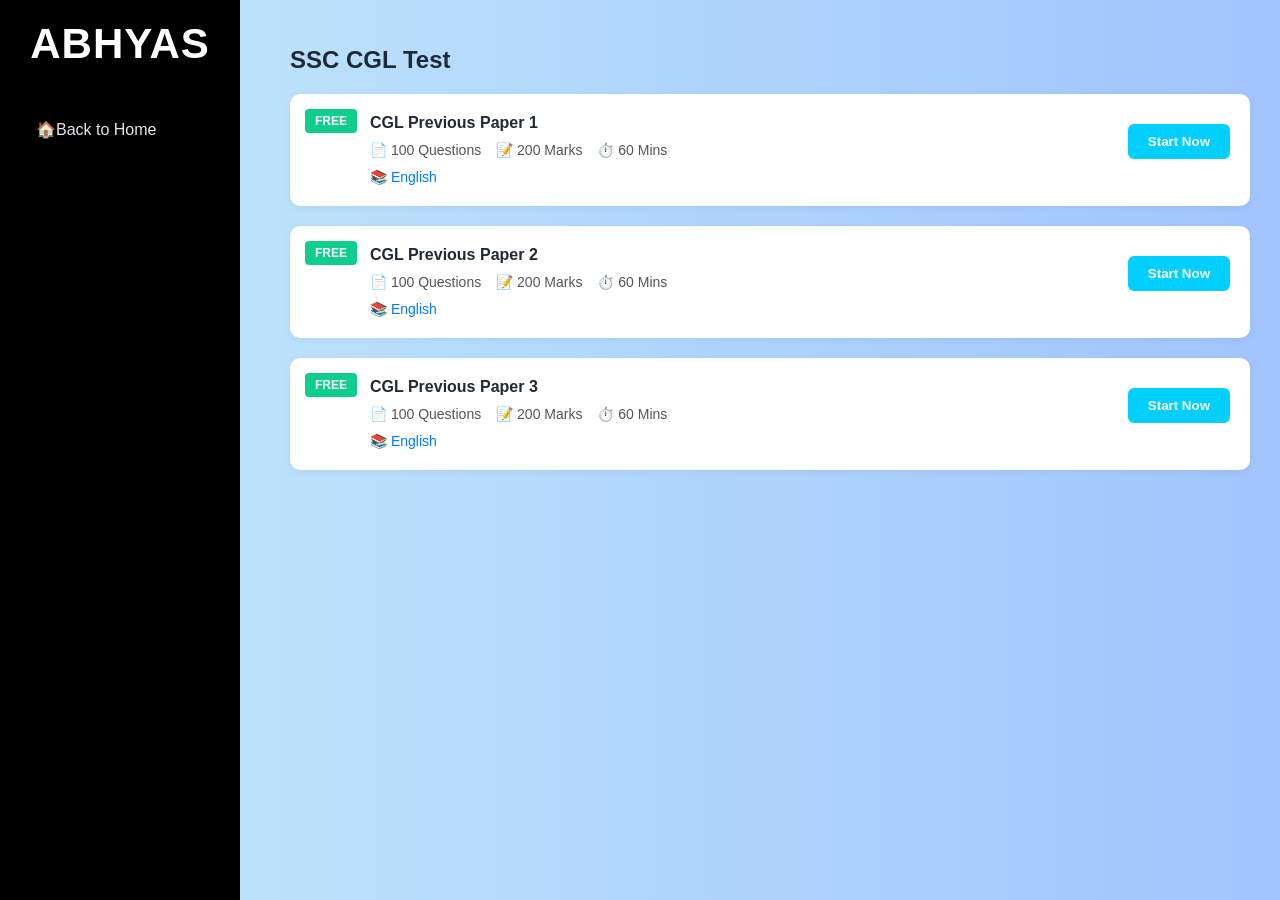
<file: cgl.html>
<!DOCTYPE html>
<html lang="en">
<head>
  <meta charset="UTF-8" />
  <meta name="viewport" content="width=device-width, initial-scale=1.0" />
  <title>SSC CGL Free Test</title>
  <link rel="stylesheet" href="cgl.css" />
</head>
<body>

  <div class="app">
    <!-- Sidebar -->
    <aside class="sidebar">
      <div class="logo">ABHYAS</div>
      <nav>
        <a href="home.html">🏠Back to Home</a>

      </nav>
    </aside>

    <!-- Main Content -->
    <main class="main-content">
      <h1>SSC CGL Test</h1>

      <div class="test-card">
        <span class="badge">FREE</span>
        <div class="test-info">
          <h2>CGL Previous Paper 1</h2>
          <div class="meta">
            <span>📄 100 Questions</span>
            <span>📝 200 Marks</span>
            <span>⏱️ 60 Mins</span>
          </div>
          <a class="languages">📚 English</a>
        </div>
        <a href="testcgl1.html">
        <button class="start-btn">Start Now</button>
      </a>
      </div>
      <div class="test-card">
        <span class="badge">FREE</span>
        <div class="test-info">
          <h2>CGL Previous Paper 2</h2>
          <div class="meta">
            <span>📄 100 Questions</span>
            <span>📝 200 Marks</span>
            <span>⏱️ 60 Mins</span>
          </div>
          <a class="languages">📚 English</a>
        </div>
        <a href="testcgl2.html">
          <button class="start-btn">Start Now</button>
        </a>
      </div>
      <div class="test-card">
        <span class="badge">FREE</span>
        <div class="test-info">
          <h2>CGL Previous Paper 3</h2>
          <div class="meta">
            <span>📄 100 Questions</span>
            <span>📝 200 Marks</span>
            <span>⏱️ 60 Mins</span>
          </div>
          <a class="languages">📚 English</a>
        </div>
        <a href="testcgl3.html">
          <button class="start-btn">Start Now</button>
        </a>
      </div>
    </main>
  </div>

</body>
</html>
</file>
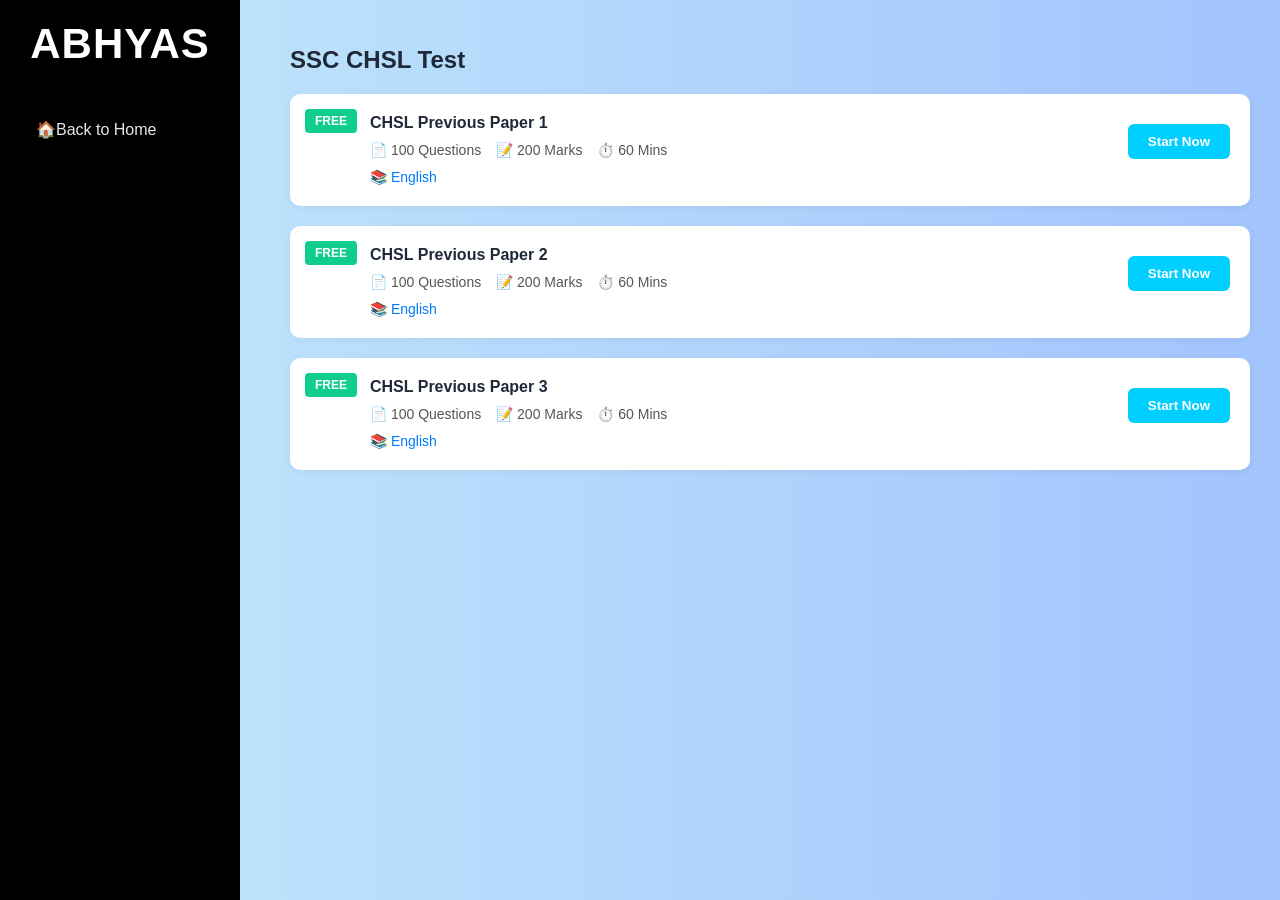
<file: chsl.html>
<!DOCTYPE html>
<html lang="en">
<head>
  <meta charset="UTF-8" />
  <meta name="viewport" content="width=device-width, initial-scale=1.0" />
  <title>SSC CHSL Free Test</title>
  <link rel="stylesheet" href="cgl.css" />
</head>
<body>

  <div class="app">
    <!-- Sidebar -->
    <aside class="sidebar">
      <div class="logo">ABHYAS</div>
      <nav>
        <a href="home.html">🏠Back to Home</a>
      </nav>
    </aside>

    <!-- Main Content -->
    <main class="main-content">
      <h1>SSC CHSL Test</h1>

      <div class="test-card">
        <span class="badge">FREE</span>
        <div class="test-info">
          <h2>CHSL Previous Paper 1</h2>
          <div class="meta">
            <span>📄 100 Questions</span>
            <span>📝 200 Marks</span>
            <span>⏱️ 60 Mins</span>
          </div>
          <a  class="languages">📚 English</a>
        </div>
        <a href="testchsl1.html">
        <button class="start-btn">Start Now</button>
      </a>
      </div>
      <div class="test-card">
        <span class="badge">FREE</span>
        <div class="test-info">
          <h2>CHSL Previous Paper 2</h2>
          <div class="meta">
            <span>📄 100 Questions</span>
            <span>📝 200 Marks</span>
            <span>⏱️ 60 Mins</span>
          </div>
          <a class="languages">📚 English</a>
        </div>
        <a href="testchsl2.html">
        <button class="start-btn">Start Now</button>
      </a>
      </div>
      <div class="test-card">
        <span class="badge">FREE</span>
        <div class="test-info">
          <h2>CHSL Previous Paper 3</h2>
          <div class="meta">
            <span>📄 100 Questions</span>
            <span>📝 200 Marks</span>
            <span>⏱️ 60 Mins</span>
          </div>
          <a class="languages">📚 English</a>
        </div>
        <a href="testchsl3.html">
        <button class="start-btn">Start Now</button>
      </a>
      </div>
    </main>
  </div>

</body>
</html>
</file>
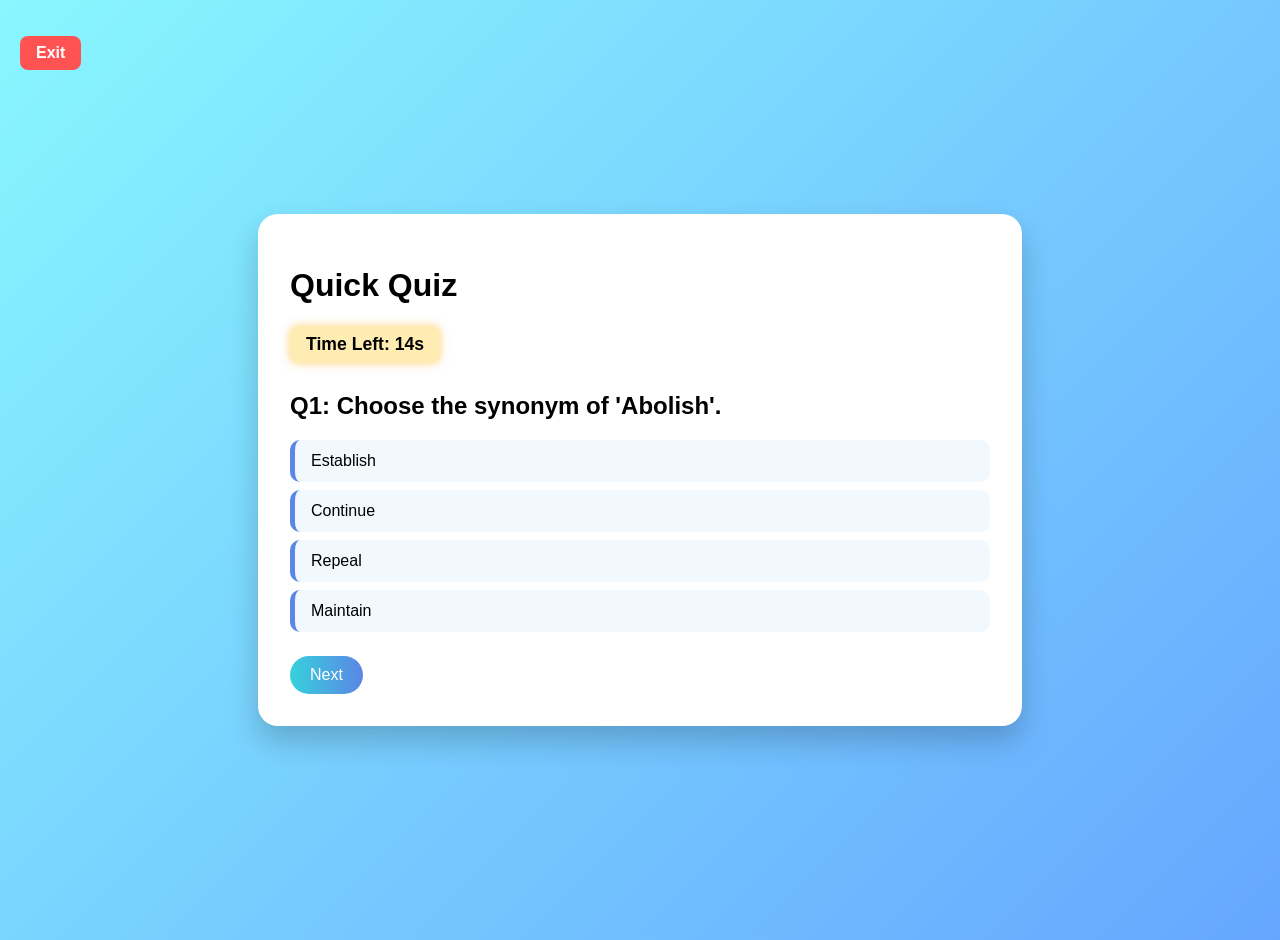
<file: engq1.html>
<!DOCTYPE html>
<html lang="en">
<head>
  <meta charset="UTF-8" />
  <meta name="viewport" content="width=device-width, initial-scale=1.0"/>
  <title>Quiz</title>
  <link rel="stylesheet" href="mathsq1.css"/>
</head>
<body>
  <div class="quiz-container">
    <h1>Quick Quiz</h1>
    <div id="questionBox">
      <div id="timer">Time Left: 15s</div>
      <h2 id="question">Question text</h2>
      <div id="options"></div>
      <button id="nextBtn">Next</button>
    </div>
    <div id="resultBox" class="hidden">
      <h2>Quiz Result</h2>
      <p id="score">Score:</p>
      <p id="avgTime">Average Time Taken:</p>
      <div id="solutions"></div>
    </div>
  </div>
  <div class="exit-wrapper">
    <button id="exitBtn">Exit</button>
  </div>
  
  <!-- Exit confirmation popup -->
  <div id="exitPopup" class="exit-popup hidden">
    <div class="popup-box">
      <p>Do you want to exit the quiz?</p>
      <div class="popup-actions">
        <button id="yesExit">Yes</button>
        <button id="noExit">No</button>
      </div>
    </div>
  </div>
  
  <script src="engq1.js"></script>
</body>
</html>
</file>
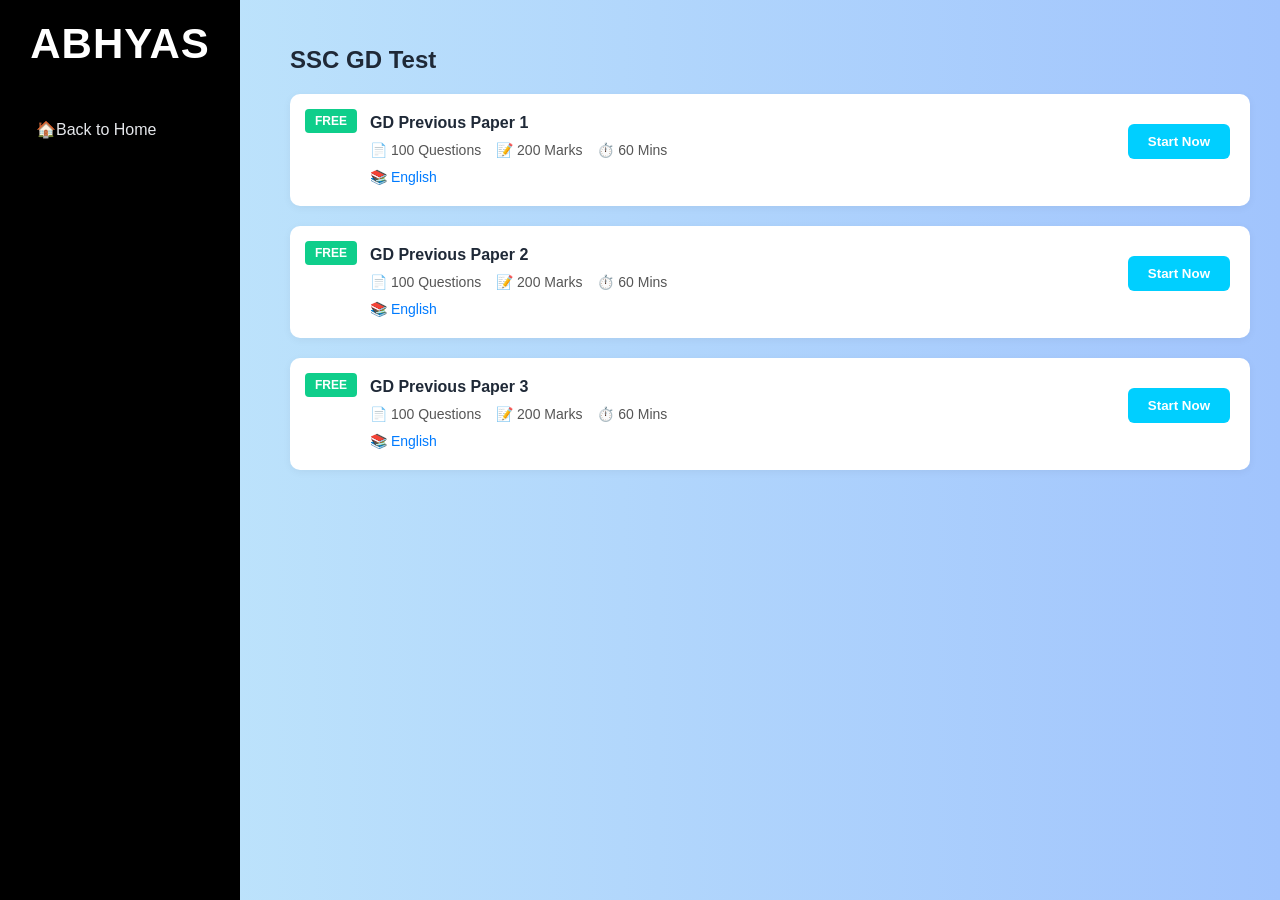
<file: gd.html>
<!DOCTYPE html>
<html lang="en">
<head>
  <meta charset="UTF-8" />
  <meta name="viewport" content="width=device-width, initial-scale=1.0" />
  <title>SSC GD Free Test</title>
  <link rel="stylesheet" href="cgl.css" />
</head>
<body>

  <div class="app">
    <!-- Sidebar -->
    <aside class="sidebar">
      <div class="logo">ABHYAS</div>
      <nav>
        <a href="home.html">🏠Back to Home</a>
      </nav>
    </aside>

    <!-- Main Content -->
    <main class="main-content">
      <h1>SSC GD Test</h1>

      <div class="test-card">
        <span class="badge">FREE</span>
        <div class="test-info">
          <h2>GD Previous Paper 1</h2>
          <div class="meta">
            <span>📄 100 Questions</span>
            <span>📝 200 Marks</span>
            <span>⏱️ 60 Mins</span>
          </div>
          <a class="languages">📚 English</a>
        </div>
        <a href="testgd1.html">
        <button class="start-btn">Start Now</button>
      </a>
      </div>
      <div class="test-card">
        <span class="badge">FREE</span>
        <div class="test-info">
          <h2>GD Previous Paper 2</h2>
          <div class="meta">
            <span>📄 100 Questions</span>
            <span>📝 200 Marks</span>
            <span>⏱️ 60 Mins</span>
          </div>
          <a class="languages">📚 English</a>
        </div>
        <a href="testgd2.html">
        <button class="start-btn">Start Now</button>
      </a>
      </div>
      <div class="test-card">
        <span class="badge">FREE</span>
        <div class="test-info">
          <h2>GD Previous Paper 3</h2>
          <div class="meta">
            <span>📄 100 Questions</span>
            <span>📝 200 Marks</span>
            <span>⏱️ 60 Mins</span>
          </div>
          <a class="languages">📚 English</a>
        </div>
        <a href="testgd3.html">
        <button class="start-btn">Start Now</button>
      </a>
      </div>
    </main>
  </div>
</body>
</html>
</file>
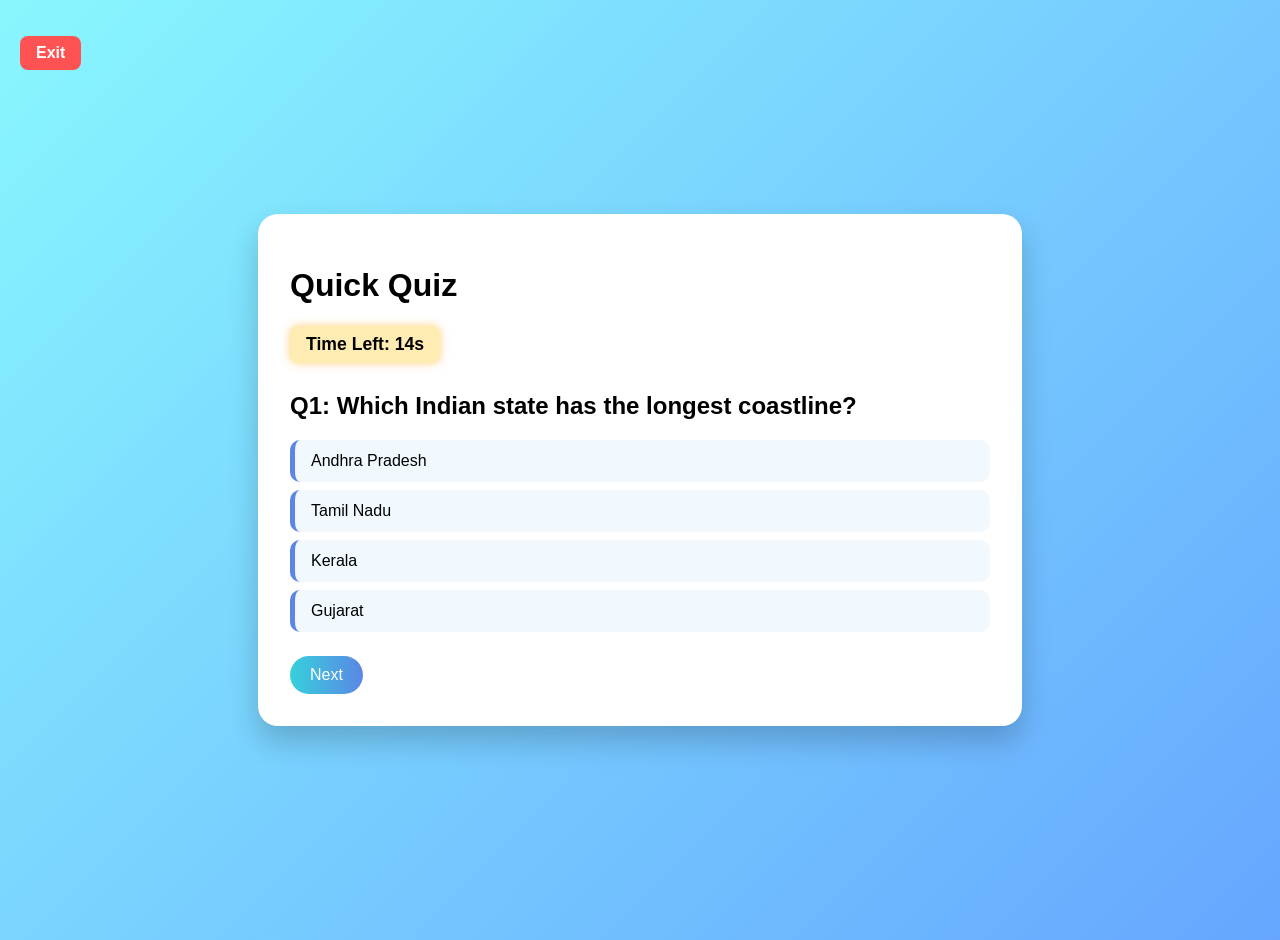
<file: gkq1.html>
<!DOCTYPE html>
<html lang="en">
<head>
  <meta charset="UTF-8" />
  <meta name="viewport" content="width=device-width, initial-scale=1.0"/>
  <title>Quiz</title>
  <link rel="stylesheet" href="mathsq1.css"/>
</head>
<body>
  <div class="quiz-container">
    <h1>Quick Quiz</h1>
    <div id="questionBox">
      <div id="timer">Time Left: 15s</div>
      <h2 id="question">Question text</h2>
      <div id="options"></div>
      <button id="nextBtn">Next</button>
    </div>
    <div id="resultBox" class="hidden">
      <h2>Quiz Result</h2>
      <p id="score">Score:</p>
      <p id="avgTime">Average Time Taken:</p>
      <div id="solutions"></div>
    </div>
  </div>
  <div class="exit-wrapper">
    <button id="exitBtn">Exit</button>
  </div>
  
  <!-- Exit confirmation popup -->
  <div id="exitPopup" class="exit-popup hidden">
    <div class="popup-box">
      <p>Do you want to exit the quiz?</p>
      <div class="popup-actions">
        <button id="yesExit">Yes</button>
        <button id="noExit">No</button>
      </div>
    </div>
  </div>
  
  <script src="gkq1.js"></script>
</body>
</html>
</file>
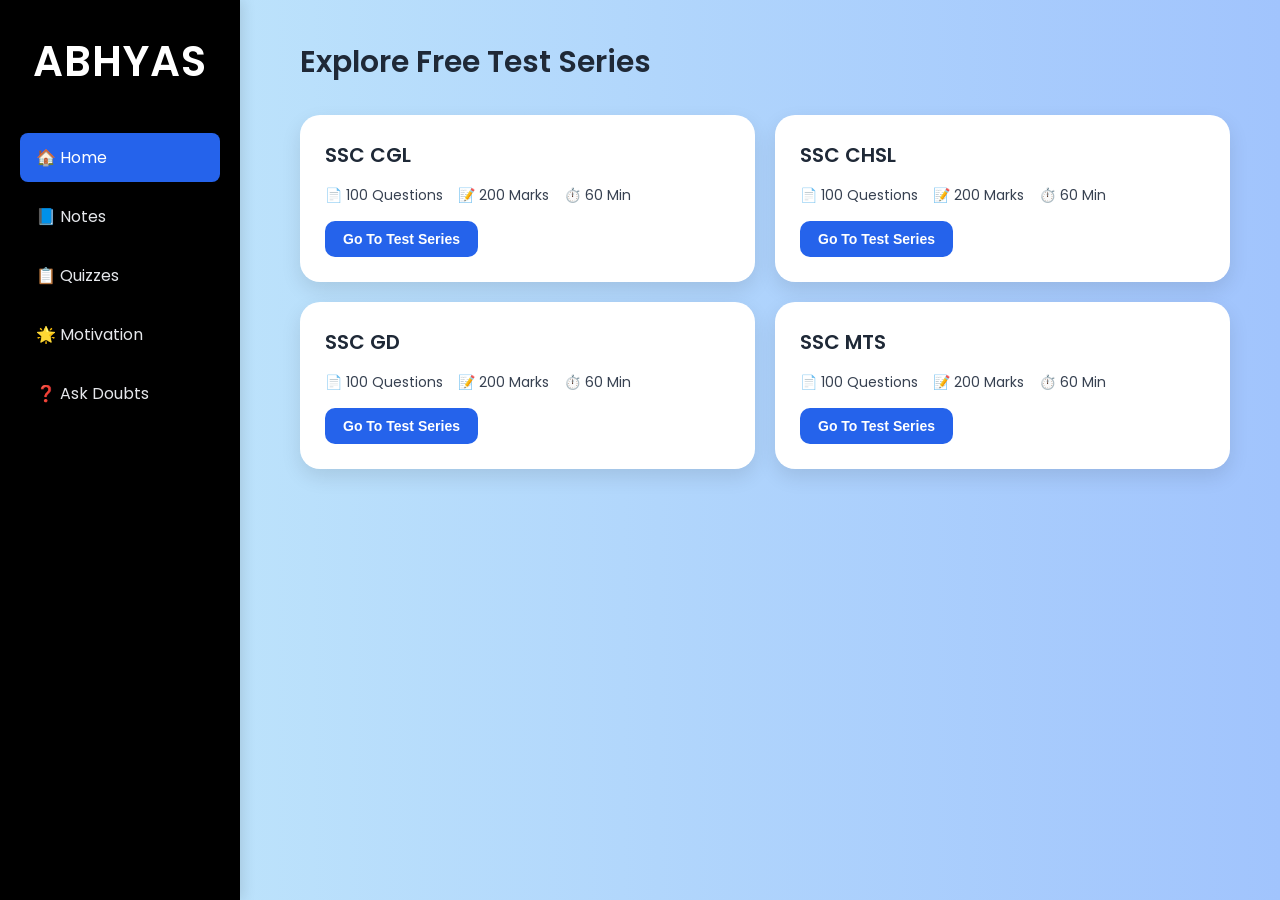
<file: home.html>
<!DOCTYPE html>
<html lang="en">
<head>
  <meta charset="UTF-8" />
  <meta name="viewport" content="width=device-width, initial-scale=1.0" />
  <title>Test Series Platform</title>
  <link rel="stylesheet" href="home.css" />
  <link href="https://fonts.googleapis.com/css2?family=Poppins:wght@400;600&display=swap" rel="stylesheet">
</head>
<body>
  <div class="app">
    <!-- Sidebar -->
    <aside class="sidebar">
      <div class="logo">ABHYAS</div>
      <nav>
        <a href="#" class="active">🏠 Home</a>
        <a href="notes.html">📘 Notes</a>
        <a href="quiz.html">📋 Quizzes</a>
        <a href="motivation.html">🌟 Motivation</a>
        <a href="doubt.html">❓ Ask Doubts</a>
      </nav>
    </aside>

    <!-- Main Content -->
    <main class="main-content">
      <h1>Explore Free Test Series</h1>

      <div class="test-container">
        <!-- Card 1 -->
       <div class="test-card">
          <div class="test-info">
            <h2>SSC CGL</h2>
            <div class="meta">
              <span>📄 100 Questions</span>
              <span>📝 200 Marks</span>
              <span>⏱️ 60 Min</span>
            </div>
            <a href="cgl.html" >
            <button class="start-btn">Go To Test Series</button>
          </a>
          </div>
       
      </div>

        <!-- Card 2 -->
        <div class="test-card">
          <div class="test-info">
            <h2>SSC CHSL</h2>
            <div class="meta">
              <span>📄 100 Questions</span>
              <span>📝 200 Marks</span>
              <span>⏱️ 60 Min</span>
            </div>
            <a href="chsl.html">
            <button class="start-btn">Go To Test Series</button>
          </a>
          </div>
        </div>

        <!-- Card 3 -->
        <div class="test-card">
          <div class="test-info">
            <h2>SSC GD</h2>
            <div class="meta">
              <span>📄 100 Questions</span>
              <span>📝 200 Marks</span>
              <span>⏱️ 60 Min</span>
            </div>
            <a href="gd.html">
            <button class="start-btn">Go To Test Series</button>
          </a>
          </div>
        </div>

        <!-- Card 4 -->
        <div class="test-card">
          <div class="test-info">
            <h2>SSC MTS</h2>
            <div class="meta">
              <span>📄 100 Questions</span>
              <span>📝 200 Marks</span>
              <span>⏱️ 60 Min</span>
            </div>
            <a href="mts.html">
            <button class="start-btn">Go To Test Series</button>
          </a>
          </div>
        </div>
      </div>
    </main>
  </div>
</body>
</html>
</file>
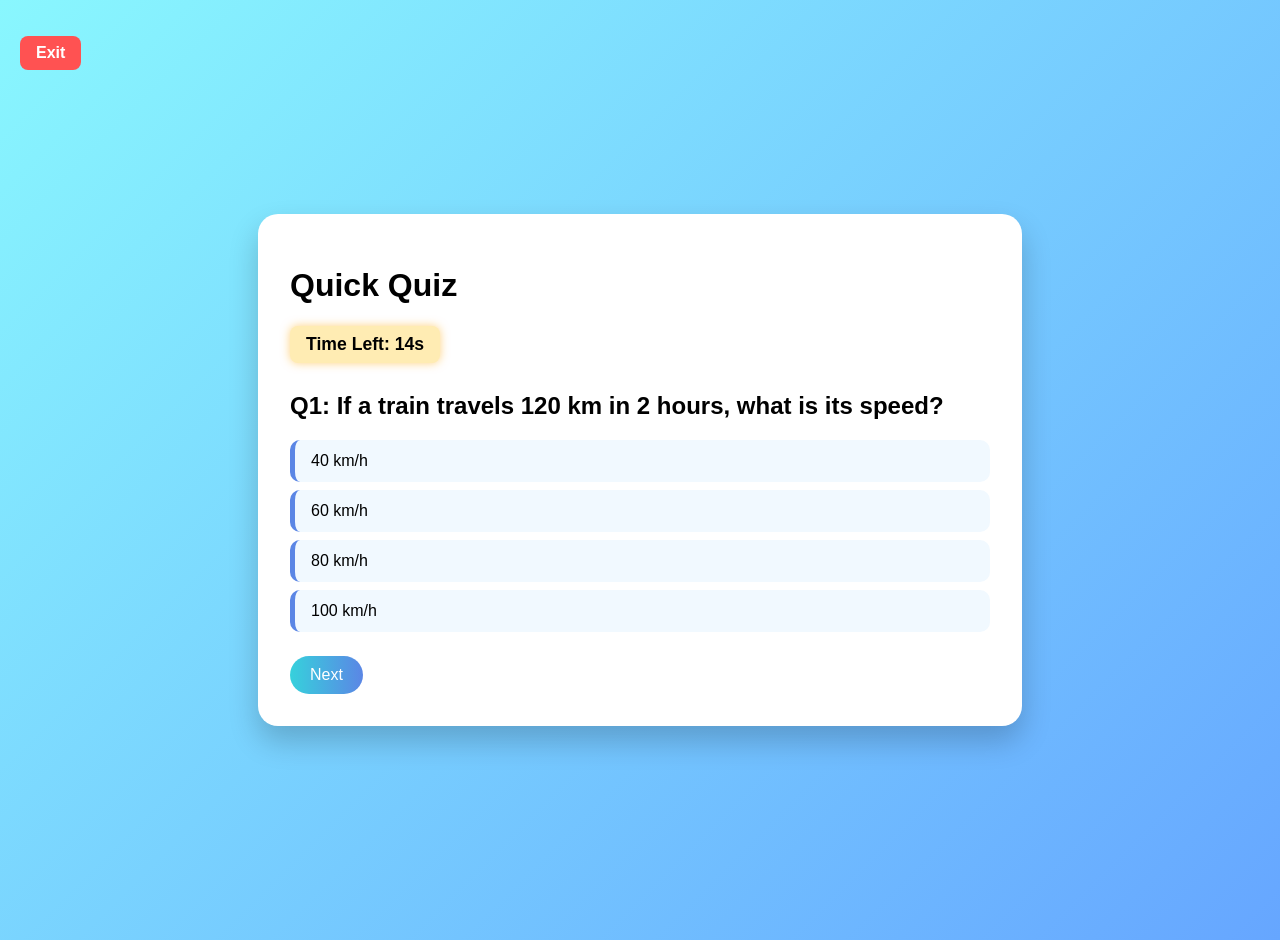
<file: mathsq1.html>
<!DOCTYPE html>
<html lang="en">
<head>
  <meta charset="UTF-8" />
  <meta name="viewport" content="width=device-width, initial-scale=1.0"/>
  <title>Quiz</title>
  <link rel="stylesheet" href="mathsq1.css"/>
</head>
<body>
  <div class="quiz-container">
    <h1>Quick Quiz</h1>
    <div id="questionBox">
      <div id="timer">Time Left: 15s</div>
      <h2 id="question">Question text</h2>
      <div id="options"></div>
      <button id="nextBtn">Next</button>
    </div>
    <div id="resultBox" class="hidden">
      <h2>Quiz Result</h2>
      <p id="score">Score:</p>
      <p id="avgTime">Average Time Taken:</p>
      <div id="solutions"></div>
    </div>
  </div>
  <div class="exit-wrapper">
    <button id="exitBtn">Exit</button>
  </div>
  
  <!-- Exit confirmation popup -->
  <div id="exitPopup" class="exit-popup hidden">
    <div class="popup-box">
      <p>Do you want to exit the quiz?</p>
      <div class="popup-actions">
        <button id="yesExit">Yes</button>
        <button id="noExit">No</button>
      </div>
    </div>
  </div>
  
  <script src="mathsq1.js"></script>
</body>
</html>
</file>
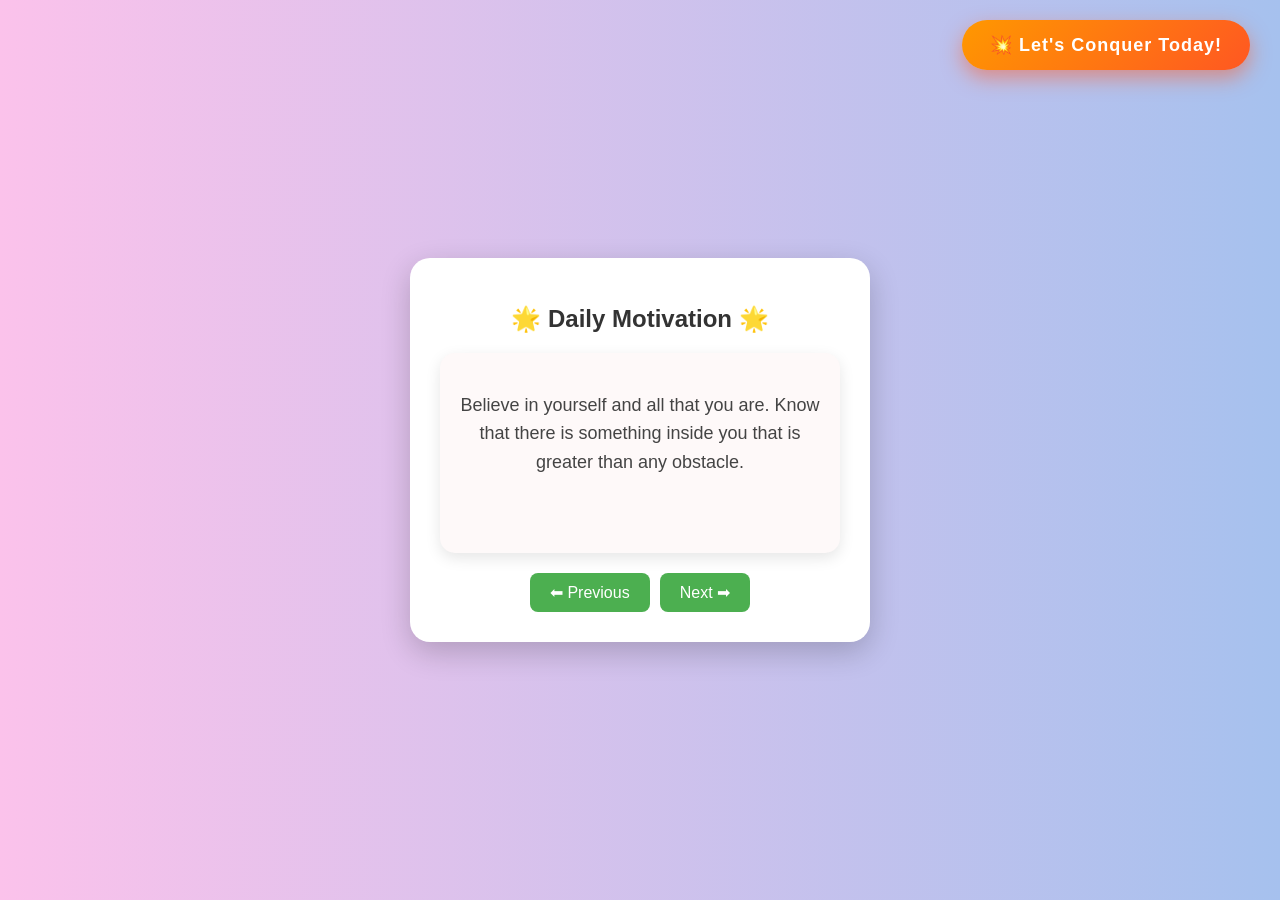
<file: motivation.html>
<!DOCTYPE html>
<html lang="en">
<head>
  <meta charset="UTF-8" />
  <meta name="viewport" content="width=device-width, initial-scale=1.0"/>
  <title>Daily Motivation</title>
  <link rel="stylesheet" href="motivation.css" />
</head>
<body>
  <div class="container">
    <h1>🌟 Daily Motivation 🌟</h1>
    <div class="quote-box">
      <p id="motivation-text">Loading...</p>
    </div>
    <div class="buttons">
      <button onclick="prevSpeech()">⬅ Previous</button>
      <button onclick="nextSpeech()">Next ➡</button>
    </div>
  </div>

  <div class="home-button">
    <button onclick="goHome()" class="motivated-btn">💥 Let's Conquer Today!</button>
  </div>

  <script src="motivation.js"></script>
</body>
</html>
</file>
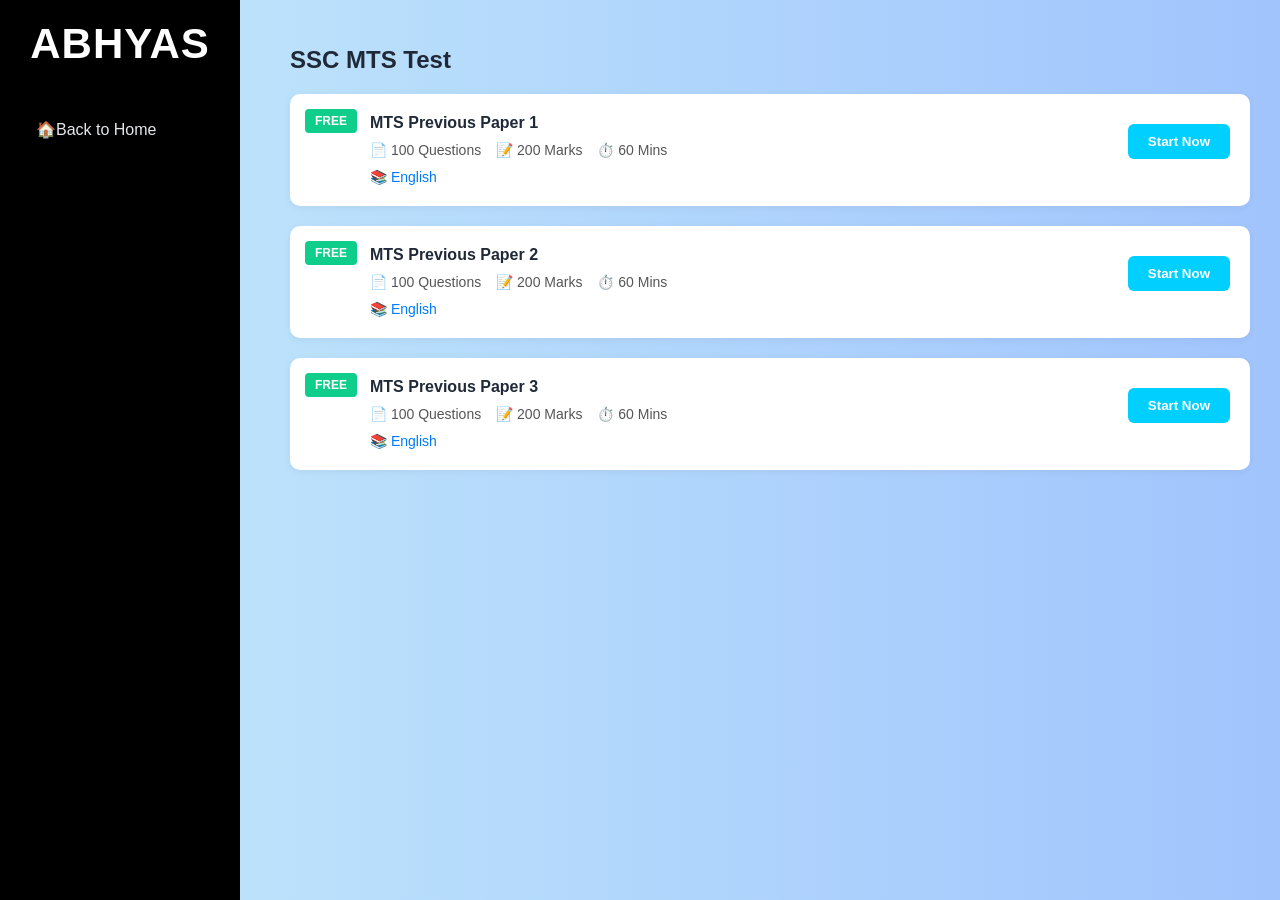
<file: mts.html>
<!DOCTYPE html>
<html lang="en">
<head>
  <meta charset="UTF-8" />
  <meta name="viewport" content="width=device-width, initial-scale=1.0" />
  <title>SSC MTS Free Test</title>
  <link rel="stylesheet" href="cgl.css" />
</head>
<body>

  <div class="app">
    <!-- Sidebar -->
    <aside class="sidebar">
      <div class="logo">ABHYAS</div>
      <nav>
        <a href="home.html">🏠Back to Home</a>
      </nav>
    </aside>

    <!-- Main Content -->
    <main class="main-content">
      <h1>SSC MTS Test</h1>

      <div class="test-card">
        <span class="badge">FREE</span>
        <div class="test-info">
          <h2>MTS Previous Paper 1</h2>
          <div class="meta">
            <span>📄 100 Questions</span>
            <span>📝 200 Marks</span>
            <span>⏱️ 60 Mins</span>
          </div>
          <a class="languages">📚 English</a>
        </div>
        <a href="testmts1.html">
        <button class="start-btn">Start Now</button>
      </a>
      </div>
      <div class="test-card">
        <span class="badge">FREE</span>
        <div class="test-info">
          <h2>MTS Previous Paper 2</h2>
          <div class="meta">
            <span>📄 100 Questions</span>
            <span>📝 200 Marks</span>
            <span>⏱️ 60 Mins</span>
          </div>
          <a class="languages">📚 English</a>
        </div>
        <a href="testmts2.html">
        <button class="start-btn">Start Now</button>
      </a>
      </div>
      <div class="test-card">
        <span class="badge">FREE</span>
        <div class="test-info">
          <h2>MTS Previous Paper 3</h2>
          <div class="meta">
            <span>📄 100 Questions</span>
            <span>📝 200 Marks</span>
            <span>⏱️ 60 Mins</span>
          </div>
          <a class="languages">📚 English</a>
        </div>
        <a href="testmts3.html">
        <button class="start-btn">Start Now</button>
      </a>
      </div>
    </main>
  </div>

</body>
</html>
</file>
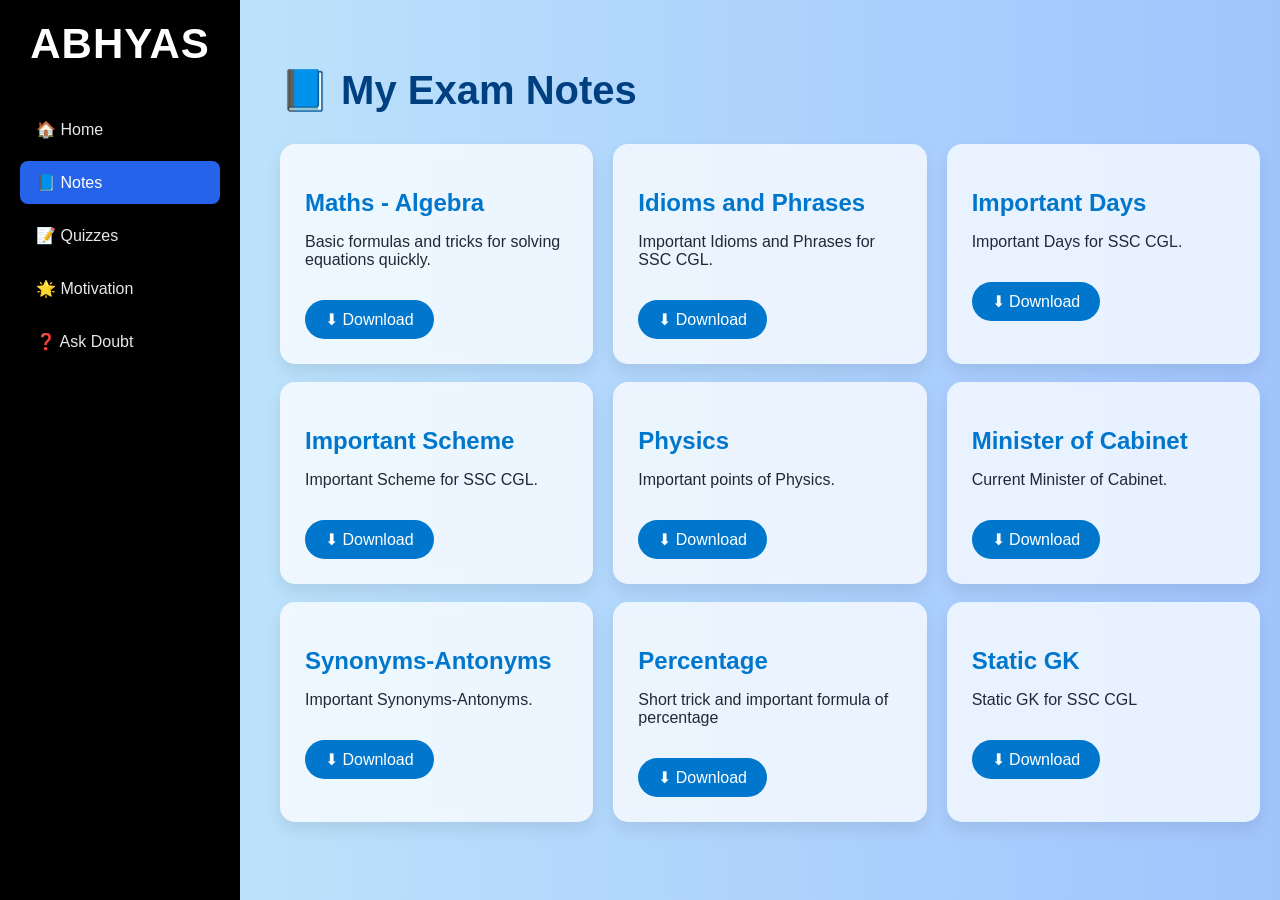
<file: notes.html>
<!DOCTYPE html>
<html lang="en">
<head>
  <meta charset="UTF-8" />
  <meta name="viewport" content="width=device-width, initial-scale=1.0"/>
  <title>Exam Notes</title>
  <link rel="stylesheet" href="notes.css" />
</head>
<body>
  <div class="app">
    <!-- Sidebar -->
    <aside class="sidebar">
      <div class="logo">ABHYAS</div>
      <nav>
        <a href="home.html">🏠 Home</a>
        <a href="#" class="active">📘 Notes</a>
        <a href="quiz.html">📝 Quizzes</a>
        <a href="motivation.html">🌟 Motivation</a>
        <a href="doubt.html">❓ Ask Doubt</a>
      </nav>
    </aside>

    <!-- Main Content -->
    <main class="main-content">
      <h1 class="title">📘 My Exam Notes</h1>

      <div class="notes-grid">
        <div class="note-card">
          <h2>Maths - Algebra</h2>
          <p>Basic formulas and tricks for solving equations quickly.</p>
          <a href="notes/algebra.pdf" download class="download-btn">⬇ Download</a>
        </div>

        <div class="note-card">
          <h2>Idioms and Phrases</h2>
          <p>Important Idioms and Phrases for SSC CGL.</p>
          <a href="notes/Idioms and Phrases.pdf" download class="download-btn">⬇ Download</a>
        </div>

        <div class="note-card">
          <h2>Important Days</h2>
          <p>Important Days for SSC CGL.</p>
          <a href="notes/Important Days.pdf" download class="download-btn">⬇ Download</a>
        </div>
      </div>
      <br>
      <div class="notes-grid">
        <div class="note-card">
          <h2>Important Scheme</h2>
          <p>Important Scheme for SSC CGL.</p>
          <a href="notes/Important Schemes.pdf" download class="download-btn">⬇ Download</a>
        </div>

        <div class="note-card">
          <h2>Physics</h2>
          <p>Important points of Physics.</p>
          <a href="notes/Physics.pdf" download class="download-btn">⬇ Download</a>
        </div>

        <div class="note-card">
          <h2>Minister of Cabinet</h2>
          <p>Current Minister of Cabinet.</p>
          <a href="notes/ministers of cabinet.pdf" download class="download-btn">⬇ Download</a>
        </div>
      </div>
      <br>
      <div class="notes-grid">
        <div class="note-card">
          <h2>Synonyms-Antonyms</h2>
          <p>Important Synonyms-Antonyms.</p>
          <a href="notes/Synonyms-Antonyms.pdf" download class="download-btn">⬇ Download</a>
        </div>

        <div class="note-card">
          <h2>Percentage</h2>
          <p>Short trick and important formula of percentage</p>
          <a href="notes/Percentage.pdf" download class="download-btn">⬇ Download</a>
        </div>

        <div class="note-card">
          <h2>Static GK</h2>
          <p>Static GK for SSC CGL</p>
          <a href="notes/Static GK.pdf" download class="download-btn">⬇ Download</a>
        </div>
      </div>
    </main>
  </div>
</body>
</html>
</file>
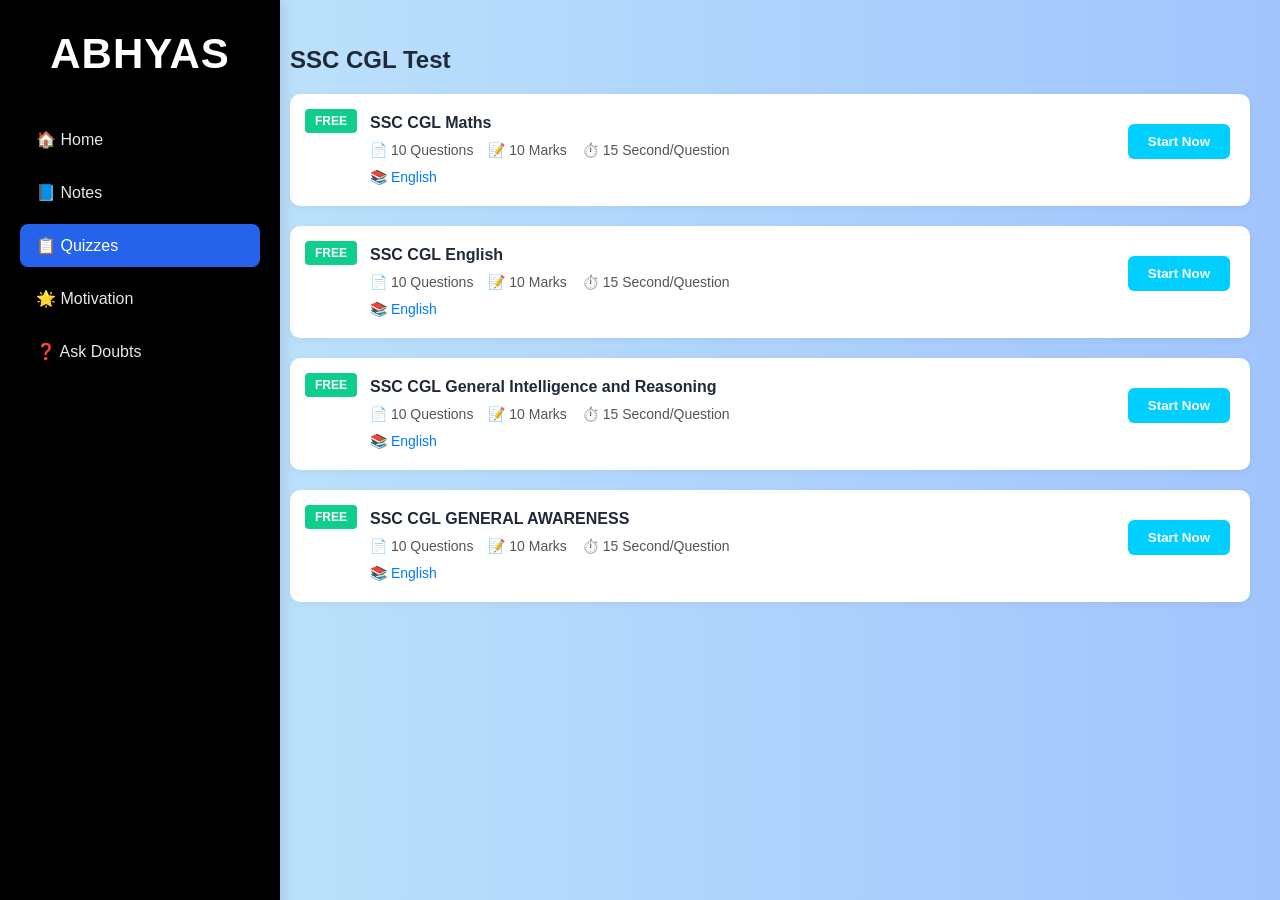
<file: quiz.html>
<!DOCTYPE html>
<html lang="en">
<head>
  <meta charset="UTF-8" />
  <meta name="viewport" content="width=device-width, initial-scale=1.0" />
  <title>SSC CGL Free Test</title>
  <link rel="stylesheet" href="quiz.css" />
</head>
<body>

  <div class="app">
    <!-- Sidebar -->
    <aside class="sidebar">
      <div class="logo">ABHYAS</div>
      <nav>
        <a href="home.html">🏠 Home</a>
        <a href="notes.html">📘 Notes</a>
        <a class="active" href="#">📋 Quizzes</a>
        <a href="motivation.html">🌟 Motivation</a>
        <a href="doubt.html">❓ Ask Doubts</a>
      </nav>
    </aside>

    <!-- Main Content -->
    <main class="main-content">
      <h1>SSC CGL Test</h1>

      <div class="test-card">
        <span class="badge">FREE</span>
        <div class="test-info">
          <h2>SSC CGL Maths</h2>
          <div class="meta">
            <span>📄 10 Questions</span>
            <span>📝 10 Marks</span>
            <span>⏱️ 15 Second/Question</span>
          </div>
          <a class="languages">📚 English</a>
        </div>
        <a href="mathsq1.html">
        <button class="start-btn">Start Now</button>
      </a>
      </div>
      <div class="test-card">
        <span class="badge">FREE</span>
        <div class="test-info">
          <h2>SSC CGL English</h2>
          <div class="meta">
            <span>📄 10 Questions</span>
            <span>📝 10 Marks</span>
            <span>⏱️ 15 Second/Question</span>
          </div>
          <a class="languages">📚 English</a>
        </div>
        <a href="engq1.html">
          <button class="start-btn">Start Now</button>
        </a>
      </div>
      <div class="test-card">
        <span class="badge">FREE</span>
        <div class="test-info">
          <h2>SSC CGL General Intelligence and Reasoning</h2>
          <div class="meta">
            <span>📄 10 Questions</span>
            <span>📝 10 Marks</span>
            <span>⏱️ 15 Second/Question</span>
          </div>
          <a class="languages">📚 English</a>
        </div>
        <a href="reasq1.html">
          <button class="start-btn">Start Now</button>
        </a>
      </div>
      <div class="test-card">
        <span class="badge">FREE</span>
        <div class="test-info">
          <h2>SSC CGL GENERAL AWARENESS</h2>
          <div class="meta">
            <span>📄 10 Questions</span>
            <span>📝 10 Marks</span>
            <span>⏱️ 15 Second/Question</span>
          </div>
          <a class="languages">📚 English</a>
        </div>
        <a href="gkq1.html">
          <button class="start-btn">Start Now</button>
        </a>
      </div>
    </main>
  </div>

</body>
</html>
</file>
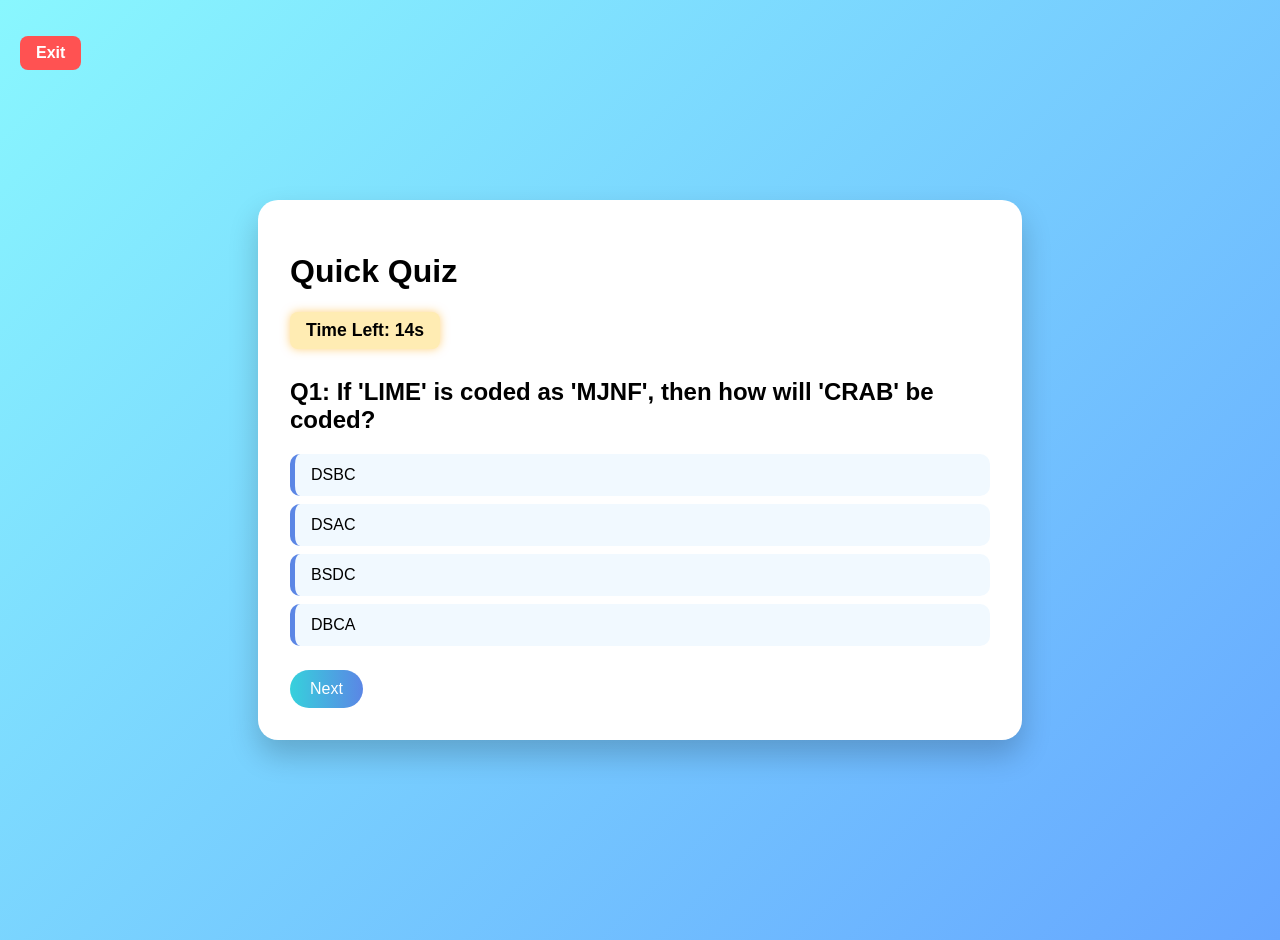
<file: reasq1.html>
<!DOCTYPE html>
<html lang="en">
<head>
  <meta charset="UTF-8" />
  <meta name="viewport" content="width=device-width, initial-scale=1.0"/>
  <title>Quiz</title>
  <link rel="stylesheet" href="mathsq1.css"/>
</head>
<body>
  <div class="quiz-container">
    <h1>Quick Quiz</h1>
    <div id="questionBox">
      <div id="timer">Time Left: 15s</div>
      <h2 id="question">Question text</h2>
      <div id="options"></div>
      <button id="nextBtn">Next</button>
    </div>
    <div id="resultBox" class="hidden">
      <h2>Quiz Result</h2>
      <p id="score">Score:</p>
      <p id="avgTime">Average Time Taken:</p>
      <div id="solutions"></div>
    </div>
  </div>
  <div class="exit-wrapper">
    <button id="exitBtn">Exit</button>
  </div>
  
  <!-- Exit confirmation popup -->
  <div id="exitPopup" class="exit-popup hidden">
    <div class="popup-box">
      <p>Do you want to exit the quiz?</p>
      <div class="popup-actions">
        <button id="yesExit">Yes</button>
        <button id="noExit">No</button>
      </div>
    </div>
  </div>
  
  <script src="reasq1.js"></script>
</body>
</html>
</file>
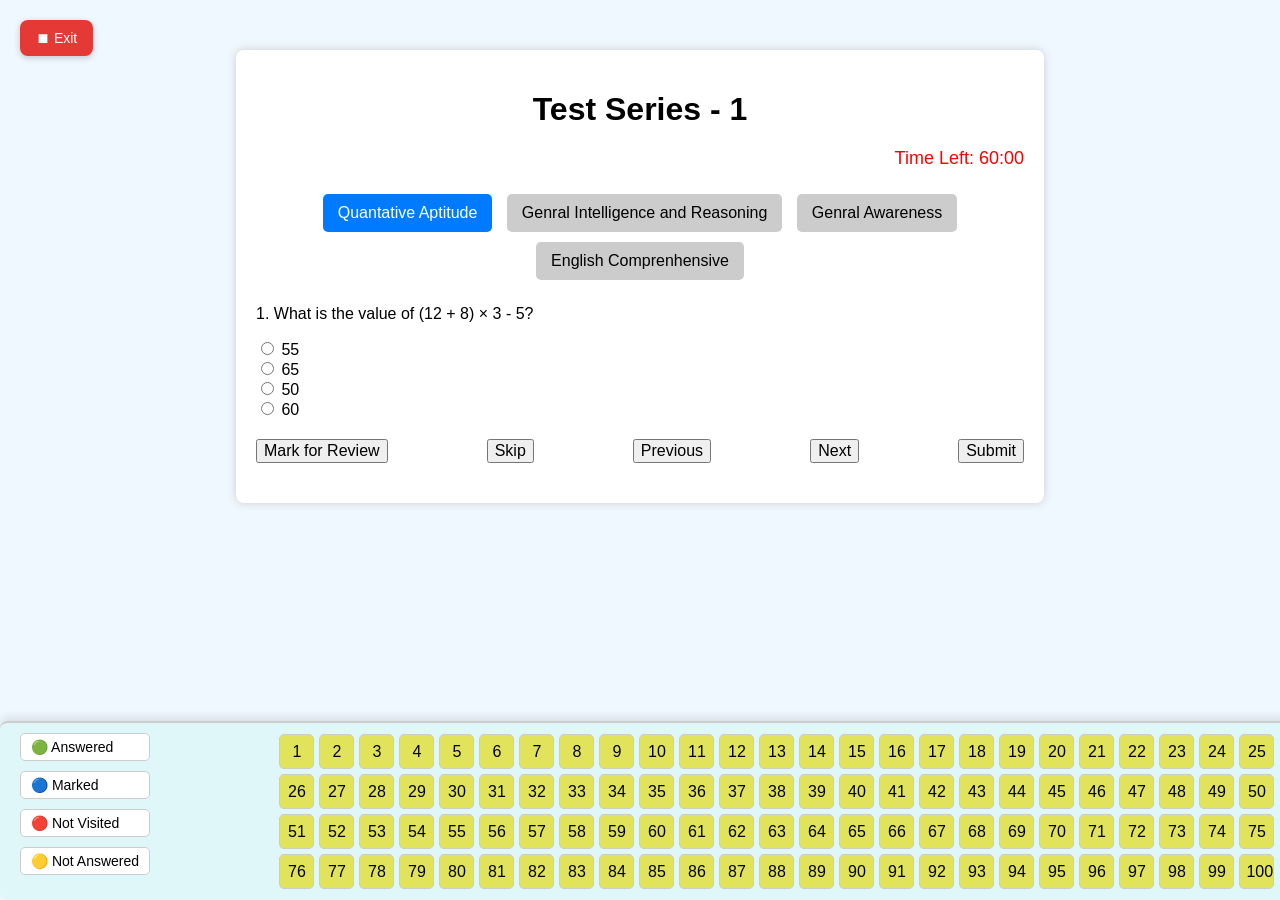
<file: testcgl1.html>
<!DOCTYPE html>
<html>
<head>
    <link rel="stylesheet" type="text/css" href="testcgl1.css">
    <title>Test Series Website</title>
</head>
<body>

    <div class="container">
        <h1>Test Series - 1</h1>
        
        <!-- Timer and Section Bar -->
        <div id="timer">Time Left: 60:00</div>
        <div class="section-bar">
            <button onclick="switchSection(0)">Quantative Aptitude</button>
            <button onclick="switchSection(1)">Genral Intelligence and Reasoning</button>
            <button onclick="switchSection(2)">Genral Awareness</button>
            <button onclick="switchSection(3)">English Comprenhensive</button>
        </div>

        <!-- Exit Button -->
        <div class="exit-button">
            <button onclick="confirmExit()">⏹ Exit</button>
        </div>
  
        <!-- Exit Confirmation Modal -->
<div id="exitModal" class="modal hidden">
    <div class="modal-content">
      <h2>⚠️ Exit Test?</h2>
      <p>Are you sure you want to exit the test? Your answers will be submitted.</p>
      <div class="modal-actions">
        <button class="yes-btn" onclick="submitTest()">Yes</button>
        <button class="no-btn" onclick="closeExitModal()">No</button>
      </div>
    </div>
  </div>
  

        <!-- Question Container -->
        <div id="question-container">
            <p id="question">Question will be displayed here.</p>
            <div id="options"></div>
        </div>

        <!-- Control Buttons -->
        <div class="controls">
            <button onclick="markForReview()">Mark for Review</button>
            <button onclick="skipQuestion()">Skip</button>
            <button onclick="previousQuestion()" class="nav-btn">Previous</button>
            <button onclick="nextQuestion()">Next</button>
            <button onclick="submitTest()">Submit</button>
        </div>
       

        <!-- Marked for Review List -->
        <div id="reviewed-questions"></div>

        <!-- Result & Solution Section -->
        <div id="result" class="hidden"></div>
        <div id="solutions" class="hidden"></div>
    </div>
    
<!-- Horizontal Panel for Question Status -->
<div class="panel-container">
<div class="status">
    <div class="status-item answered">
        🟢 Answered <!-- <span>0</span> -->
    </div>
    <div class="status-item marked">
        🔵 Marked <!-- <span>0</span> -->
    </div>
    <div class="status-item not-visited">
        🔴 Not Visited <!-- <span>0</span> -->
    </div>
    <div class="status-item not-answered">
        🟡 Not Answered <!-- <span>0</span> --> 
    </div>
</div>



    <div class="section">
        <div class="question-panel" id="questionPanel">
            <!-- Question buttons generated dynamically -->
        </div>
    </div>
</div>

    
    <script src="testcgl1.js"></script>
</body>
</html>
</file>
<file: cgl.css>
body {
  font-family: 'Poppins', sans-serif;
  background: linear-gradient(to right, #c2e9fb, #a1c4fd);
  color: #1f2937;
  margin: 0;
}

/* Layout Wrapper */
.app {
  display: flex;
  flex-direction: row;
  min-height: 100vh;
}

/* Sidebar */
.sidebar {
  width: 240px;
  background-color: #000;
  color: white;
  height: 100vh;
  padding: 20px;
  box-sizing: border-box;
  position: fixed;
  top: 0;
  left: 0;
  z-index: 1000;
}

.logo {
  font-size: 42px;
  font-weight: 600;
  margin-bottom: 40px;
  text-align: center;
  letter-spacing: 1px;
}

.sidebar nav a {
  display: block;
  color: #e5e7eb;
  text-decoration: none;
  padding: 12px 16px;
  border-radius: 8px;
  margin-bottom: 10px;
  transition: background 0.3s;
}

.sidebar nav a:hover,
.sidebar nav a.active {
  background-color: #2563eb;
  color: #fff;
}

/* Labels */
.label {
  font-size: 10px;
  font-weight: bold;
  padding: 2px 5px;
  border-radius: 3px;
  margin-left: 5px;
}

.label.free {
  background-color: #0fce8b;
  color: white;
}

.label.new {
  background-color: #ff5722;
  color: white;
}

/* Main Content */
.main-content {
  margin-left: 260px;
  padding: 30px;
  width: calc(100% - 260px);
  box-sizing: border-box;
}

.main-content h1 {
  margin-bottom: 20px;
  font-size: 24px;
}

/* Test Card */
.test-card {
  background-color: white;
  border-radius: 10px;
  padding: 20px;
  margin-bottom: 20px;
  position: relative;
  display: flex;
  flex-direction: row;
  justify-content: space-between;
  align-items: flex-start;
  box-shadow: 0 2px 8px rgba(0, 0, 0, 0.05);
  flex-wrap: wrap;
}

.badge {
  position: absolute;
  top: 15px;
  left: 15px;
  background-color: #0fce8b;
  color: white;
  padding: 5px 10px;
  border-radius: 4px;
  font-weight: bold;
  font-size: 12px;
}

.test-info {
  margin-left: 60px;
  flex: 1;
}

.test-info h2 {
  font-size: 16px;
  margin: 0 0 10px;
}

.meta {
  font-size: 14px;
  color: #555;
  display: flex;
  gap: 15px;
  flex-wrap: wrap;
  margin-bottom: 10px;
}

.languages {
  font-size: 14px;
  color: #007bff;
  text-decoration: none;
}

.start-btn {
  background-color: #00cfff;
  border: none;
  color: white;
  padding: 10px 20px;
  font-weight: bold;
  border-radius: 6px;
  cursor: pointer;
  margin-top: 10px;
}

.start-btn:hover {
  background-color: #00b5e6;
}

/* ✅ Responsive Styles */
@media (max-width: 1024px) {
  .main-content {
    margin-left: 240px;
    padding: 20px;
    width: calc(100% - 240px);
  }
}

@media (max-width: 768px) {
  .app {
    flex-direction: column;
  }

  .sidebar {
    width: 100%;
    height: auto;
    position: relative;
    padding: 15px;
    text-align: center;
  }

  .sidebar nav {
    display: flex;
    flex-wrap: wrap;
    justify-content: center;
    gap: 10px;
  }

  .main-content {
    margin-left: 0;
    width: 100%;
    padding: 20px;
  }

  .test-card {
    flex-direction: column;
    align-items: flex-start;
  }

  .test-info {
    margin-left: 0;
    margin-top: 10px;
  }

  .start-btn {
    width: 100%;
  }
}

@media (max-width: 480px) {
  .logo {
    font-size: 28px;
  }

  .main-content h1 {
    font-size: 20px;
    text-align: center;
  }

  .test-info h2 {
    font-size: 14px;
  }

  .meta {
    flex-direction: column;
    gap: 5px;
  }

  .start-btn {
    font-size: 14px;
    padding: 10px;
  }
}
</file>
<file: mathsq1.css>
body {
    font-family: 'Segoe UI', Tahoma, Geneva, Verdana, sans-serif;
    background: linear-gradient(135deg, #89f7fe, #66a6ff);
    margin: 0;
    padding: 20px;
    min-height: 100vh;
    display: flex;
    justify-content: center;
    align-items: center;
  }
  
  .quiz-container {
    background: white;
    padding: 2rem;
    border-radius: 20px;
    box-shadow: 0 15px 30px rgba(0, 0, 0, 0.2);
    max-width: 700px;
    width: 100%;
    transition: all 0.3s ease;
  }
  
  #timer {
    font-weight: bold;
    margin-bottom: 10px;
    background-color: #ffecb3;
    padding: 0.5rem 1rem;
    border-radius: 8px;
    display: inline-block;
    box-shadow: 0 0 10px #ffa50080;
    font-size: 1.1rem;
  }
  
  button {
    background: linear-gradient(90deg, #36d1dc, #5b86e5);
    color: white;
    border: none;
    padding: 10px 20px;
    border-radius: 25px;
    cursor: pointer;
    margin-top: 1rem;
    font-size: 1rem;
    transition: transform 0.2s ease;
  }
  
  button:hover {
    transform: scale(1.05);
    background: linear-gradient(90deg, #5b86e5, #36d1dc);
  }
  
  .option {
    padding: 0.75rem 1rem;
    margin: 0.5rem 0;
    background-color: #f1f9ff;
    border-left: 5px solid #5b86e5;
    border-radius: 10px;
    cursor: pointer;
    transition: background 0.2s ease;
  }
  
  .option:hover {
    background-color: #e3f2fd;
  }
  
  .correct {
    color: green;
    font-weight: bold;
  }
  .incorrect {
    color: red;
    font-weight: bold;
  }

  .exit-wrapper {
    position: absolute;
    top: 20px;
    left: 20px;
  }
  
  #exitBtn {
    padding: 8px 16px;
    background: #ff5252;
    color: white;
    border: none;
    border-radius: 8px;
    cursor: pointer;
    font-weight: bold;
  }
  
  .exit-popup {
    position: fixed;
    top: 0;
    left: 0;
    background: rgba(0,0,0,0.6);
    width: 100%;
    height: 100%;
    display: flex;
    justify-content: center;
    align-items: center;
    z-index: 999;
  }
  
  .popup-box {
    background: white;
    padding: 2rem;
    border-radius: 15px;
    text-align: center;
    max-width: 300px;
    box-shadow: 0 0 20px rgba(0,0,0,0.3);
  }
  
  .popup-actions button {
    margin: 0 10px;
    padding: 8px 16px;
    border: none;
    border-radius: 8px;
    font-weight: bold;
    cursor: pointer;
  }
  
  #yesExit {
    background-color: #e53935;
    color: white;
  }
  
  #noExit {
    background-color: #43a047;
    color: white;
  }
  
  .hidden {
    display: none;
  }
</file>
<file: home.css>
* {
  margin: 0;
  padding: 0;
  box-sizing: border-box;
}

body {
  font-family: 'Poppins', sans-serif;
  background: linear-gradient(to right, #c2e9fb, #a1c4fd);
  color: #1f2937;
}

.app {
  display: flex;
  flex-direction: row;
  min-height: 100vh;
}

/* Sidebar */
.sidebar {
  width: 240px;
  background-color: rgb(0, 0, 0);
  color: #ffffff;
  padding: 30px 20px;
  position: fixed;
  height: 100%;
  box-shadow: 4px 0 12px rgba(0, 0, 0, 0.1);
  z-index: 1000;
}

.logo {
  font-size: 42px;
  font-weight: 600;
  margin-bottom: 40px;
  text-align: center;
  letter-spacing: 1px;
}

.sidebar nav a {
  display: block;
  color: #e5e7eb;
  text-decoration: none;
  padding: 12px 16px;
  border-radius: 8px;
  margin-bottom: 10px;
  transition: background 0.3s;
}

.sidebar nav a:hover,
.sidebar nav a.active {
  background-color: #2563eb;
  color: #fff;
}

/* Main */
.main-content {
  margin-left: 260px;
  padding: 40px;
  width: calc(100% - 260px);
}

h1 {
  font-size: 30px;
  font-weight: 600;
  margin-bottom: 30px;
}

.test-container {
  display: flex;
  flex-wrap: wrap;
  gap: 20px;
}

.test-card {
  background: rgb(255, 255, 255);
  backdrop-filter: blur(10px);
  border-radius: 20px;
  padding: 25px;
  width: calc(50% - 15px);
  position: relative;
  box-shadow: 0 8px 20px rgba(0, 0, 0, 0.1);
  transition: transform 0.3s ease;
}

.test-card:hover {
  transform: translateY(-5px);
}

.badge {
  position: absolute;
  top: 20px;
  left: 20px;
  background-color: #10b981;
  color: white;
  padding: 6px 12px;
  border-radius: 50px;
  font-size: 12px;
  font-weight: bold;
}

.test-info h2 {
  font-size: 20px;
  font-weight: 600;
  margin-bottom: 15px;
}

.meta {
  font-size: 14px;
  color: #374151;
  margin-bottom: 15px;
  display: flex;
  gap: 15px;
  flex-wrap: wrap;
}

.start-btn {
  background: #2563eb;
  color: white;
  padding: 10px 18px;
  border: none;
  border-radius: 10px;
  cursor: pointer;
  font-weight: bold;
  font-size: 14px;
  transition: background 0.3s, transform 0.2s;
}

.start-btn:hover {
  background-color: #1d4ed8;
  transform: scale(1.05);
}

/* ✅ Responsive Design */
@media (max-width: 1024px) {
  .test-card {
    width: 100%;
  }
}

@media (max-width: 768px) {
  .app {
    flex-direction: column;
  }

  .sidebar {
    width: 100%;
    height: auto;
    position: relative;
    display: flex;
    flex-wrap: wrap;
    align-items: center;
    justify-content: space-between;
    padding: 20px;
  }

  .sidebar nav {
    display: flex;
    flex-wrap: wrap;
    gap: 10px;
    width: 100%;
    justify-content: center;
    margin-top: 10px;
  }

  .main-content {
    margin-left: 0;
    width: 100%;
    padding: 20px;
  }

  h1 {
    text-align: center;
  }
}

@media (max-width: 480px) {
  .logo {
    font-size: 30px;
  }

  .test-info h2 {
    font-size: 18px;
  }

  .start-btn {
    width: 100%;
    font-size: 13px;
    padding: 10px;
  }
}
</file>
<file: motivation.css>
body {
  margin: 0;
  font-family: 'Segoe UI', sans-serif;
  background: linear-gradient(to right, #fbc2eb, #a6c1ee);
  display: flex;
  justify-content: center;
  align-items: center;
  min-height: 100vh;
  padding: 20px;
  box-sizing: border-box;
}

.container {
  text-align: center;
  background: white;
  padding: 30px;
  border-radius: 20px;
  box-shadow: 0 10px 30px rgba(0, 0, 0, 0.2);
  max-width: 90%;
  width: 400px;
}

h1 {
  color: #333;
  margin-bottom: 20px;
  font-size: 24px;
}

.quote-box {
  width: 100%;
  height: 200px;
  overflow-y: auto;
  margin-bottom: 20px;
  padding: 20px;
  font-size: 18px;
  line-height: 1.6;
  border-radius: 15px;
  background: #fef9f9;
  box-shadow: 0 5px 15px rgba(0, 0, 0, 0.1);
  color: #444;
  box-sizing: border-box;
}

.buttons {
  display: flex;
  justify-content: center;
  flex-wrap: wrap;
  gap: 10px;
}

.buttons button {
  padding: 10px 20px;
  font-size: 16px;
  border: none;
  background: #4CAF50;
  color: white;
  border-radius: 8px;
  cursor: pointer;
  transition: background 0.3s ease;
}

.buttons button:hover {
  background: #45a049;
}

.motivated-btn {
  position: fixed;
  top: 20px;
  right: 30px;
  padding: 14px 28px;
  font-size: 18px;
  font-weight: bold;
  background: linear-gradient(135deg, #FF9800, #FF5722);
  color: white;
  border: none;
  border-radius: 50px;
  box-shadow: 0 8px 20px rgba(255, 87, 34, 0.5);
  cursor: pointer;
  transition: all 0.3s ease;
  z-index: 1000;
  animation: pulse 2s infinite;
  letter-spacing: 1px;
}

.motivated-btn:hover {
  background: linear-gradient(135deg, #FF5722, #E91E63);
  transform: scale(1.08);
  box-shadow: 0 10px 25px rgba(233, 30, 99, 0.6);
}

@keyframes pulse {
  0% {
    box-shadow: 0 0 10px rgba(255, 87, 34, 0.5);
  }
  50% {
    box-shadow: 0 0 20px rgba(255, 87, 34, 1);
  }
  100% {
    box-shadow: 0 0 10px rgba(255, 87, 34, 0.5);
  }
}

/* ✅ Responsive Media Queries */
@media (max-width: 600px) {
  .container {
    padding: 20px;
    border-radius: 16px;
  }

  .quote-box {
    height: 180px;
    font-size: 16px;
  }

  .buttons button {
    font-size: 15px;
    padding: 10px 16px;
    flex: 1 1 100%;
  }

  .motivated-btn {
    top: 10px;
    right: 10px;
    font-size: 14px;
    padding: 10px 20px;
  }
}
</file>
<file: notes.css>
body {
  font-family: 'Poppins', sans-serif;
  background: linear-gradient(to right, #c2e9fb, #a1c4fd);
  color: #1f2937;
  margin: 0;
  padding: 0;
}

.app {
  display: flex;
  min-height: 100vh;
  flex-direction: row;
}

.sidebar {
  width: 240px;
  background-color: #000000;
  color: white;
  height: 100vh;
  padding: 20px;
  box-sizing: border-box;
  position: fixed;
  top: 0;
  left: 0;
  transition: transform 0.3s ease;
  z-index: 999;
}

.logo {
  font-size: 42px;
  font-weight: 600;
  margin-bottom: 40px;
  text-align: center;
  letter-spacing: 1px;
}

.sidebar nav a {
  display: block;
  color: #e5e7eb;
  text-decoration: none;
  padding: 12px 16px;
  border-radius: 8px;
  margin-bottom: 10px;
  transition: background 0.3s;
}

.sidebar nav a:hover,
.sidebar nav a.active {
  background-color: #2563eb;
  color: #fff;
}

.main-content {
  margin-left: 260px;
  padding: 40px 20px;
  width: 100%;
  box-sizing: border-box;
}

.title {
  font-size: 2.5rem;
  color: #004080;
  margin-bottom: 30px;
}

.notes-grid {
  display: grid;
  grid-template-columns: repeat(auto-fit, minmax(280px, 1fr));
  gap: 20px;
}

.note-card {
  background: rgba(255, 255, 255, 0.75);
  backdrop-filter: blur(6px);
  padding: 25px;
  border-radius: 15px;
  box-shadow: 0 8px 16px rgba(0, 0, 0, 0.08);
  transition: transform 0.3s ease;
}

.note-card:hover {
  transform: scale(1.03);
}

.note-card h2 {
  color: #0077cc;
  margin-bottom: 10px;
}

.download-btn {
  display: inline-block;
  margin-top: 15px;
  background-color: #0077cc;
  color: #fff;
  padding: 10px 20px;
  text-decoration: none;
  border-radius: 25px;
  transition: background-color 0.3s ease;
}

.download-btn:hover {
  background-color: #005fa3;
}

/* 🌐 Responsive Behavior */
@media (max-width: 768px) {
  .app {
    flex-direction: column;
  }

  .sidebar {
    position: relative;
    width: 100%;
    height: auto;
    padding: 15px;
  }

  .main-content {
    margin-left: 0;
    padding: 20px;
  }

  .logo {
    font-size: 32px;
    margin-bottom: 20px;
  }

  .sidebar nav a {
    padding: 10px 12px;
    font-size: 16px;
  }

  .title {
    font-size: 2rem;
    text-align: center;
  }
}

@media (max-width: 480px) {
  .logo {
    font-size: 28px;
  }

  .note-card {
    padding: 20px;
  }

  .download-btn {
    width: 100%;
    text-align: center;
  }
}
</file>
<file: quiz.css>
/* Base Styles */
body {
  font-family: 'Poppins', sans-serif;
  background: linear-gradient(to right, #c2e9fb, #a1c4fd);
  color: #1f2937;
  margin: 0;
}

.app {
  display: flex;
  flex-direction: row;
  min-height: 100vh;
}

.sidebar {
  width: 240px;
  background-color: rgb(0, 0, 0);
  color: #ffffff;
  padding: 30px 20px;
  position: fixed;
  height: 100%;
  box-shadow: 4px 0 12px rgba(0, 0, 0, 0.1);
  z-index: 1000;
}

.logo {
  font-size: 42px;
  font-weight: 600;
  margin-bottom: 40px;
  text-align: center;
  letter-spacing: 1px;
}

.sidebar nav a {
  display: block;
  color: #e5e7eb;
  text-decoration: none;
  padding: 12px 16px;
  border-radius: 8px;
  margin-bottom: 10px;
  transition: background 0.3s;
}

.sidebar nav a:hover,
.sidebar nav a.active {
  background-color: #2563eb;
  color: #fff;
}

.sidebar .section {
  margin: 20px 0 10px;
  font-size: 12px;
  color: #888;
  text-transform: uppercase;
}

.label {
  font-size: 10px;
  font-weight: bold;
  padding: 2px 5px;
  border-radius: 3px;
  margin-left: 5px;
}

.label.free {
  background-color: #0fce8b;
  color: white;
}

.label.new {
  background-color: #ff5722;
  color: white;
}

.main-content {
  margin-left: 260px;
  padding: 30px;
  width: calc(100% - 260px);
  box-sizing: border-box;
}

.main-content h1 {
  margin-bottom: 20px;
  font-size: 24px;
}

.test-card {
  background-color: white;
  border-radius: 10px;
  padding: 20px;
  margin-bottom: 20px;
  position: relative;
  display: flex;
  justify-content: space-between;
  align-items: flex-start;
  box-shadow: 0 2px 8px rgba(0,0,0,0.05);
  flex-wrap: wrap;
}

.badge {
  position: absolute;
  top: 15px;
  left: 15px;
  background-color: #0fce8b;
  color: white;
  padding: 5px 10px;
  border-radius: 4px;
  font-weight: bold;
  font-size: 12px;
}

.test-info {
  margin-left: 60px;
  flex: 1;
}

.test-info h2 {
  font-size: 16px;
  margin: 0 0 10px;
}

.meta {
  font-size: 14px;
  color: #555;
  display: flex;
  gap: 15px;
  flex-wrap: wrap;
  margin-bottom: 10px;
}

.languages {
  font-size: 14px;
  color: #007bff;
  text-decoration: none;
}

.start-btn {
  background-color: #00cfff;
  border: none;
  color: white;
  padding: 10px 20px;
  font-weight: bold;
  border-radius: 6px;
  cursor: pointer;
  margin-top: 10px;
}

.start-btn:hover {
  background-color: #00b5e6;
}

/* ✅ Responsive Media Queries */

/* Tablets and smaller */
@media (max-width: 768px) {
  .app {
    flex-direction: column;
  }

  .sidebar {
    width: 100%;
    height: auto;
    position: relative;
    box-shadow: none;
    text-align: center;
  }

  .main-content {
    margin-left: 0;
    width: 100%;
    padding: 20px;
  }

  .test-card {
    flex-direction: column;
    align-items: flex-start;
    padding-left: 60px; /* to keep badge visible */
  }

  .test-info {
    margin-left: 0;
    margin-top: 10px;
  }

  .start-btn {
    width: 100%;
    margin-top: 15px;
  }
}

/* Phones and smaller devices */
@media (max-width: 480px) {
  .logo {
    font-size: 28px;
  }

  .main-content h1 {
    font-size: 20px;
    text-align: center;
  }

  .test-info h2 {
    font-size: 14px;
  }

  .meta {
    flex-direction: column;
    gap: 5px;
  }

  .start-btn {
    font-size: 14px;
    padding: 10px;
  }
}
</file>
<file: testcgl1.css>
body {
    font-family: Arial, sans-serif;
    background-color: #f4f4f4;
    margin: 0;
    padding: 0;
}

.container {
    width: 60%;
    margin: 50px auto;
    background: #fff;
    padding: 20px;
    border-radius: 8px;
    box-shadow: 0 0 10px #ccc;
}

h1 {
    text-align: center;
    margin-bottom: 20px;
}

#timer {
    text-align: right;
    font-size: 18px;
    margin-bottom: 20px;
    color: red;
}

.section-bar {
    text-align: center;
    margin-bottom: 20px;
}

.section-bar button {
    padding: 10px 15px;
    margin: 5px;
    cursor: pointer;
    background-color: #ccc;
    border: none;
    border-radius: 5px;
    transition: background-color 0.3s;
}

.section-bar button.active {
    background-color: #007bff;
    color: #fff;
}

#question-container {
    margin-bottom: 20px;
}

.controls {
    display: flex;
    justify-content: space-between;
    margin-top: 20px;
}

button {
    padding: 10px auto;
    font-size: 16px;
    cursor: pointer;
}

#reviewed-questions {
    margin-top: 20px;
    font-size: 14px;
    color: #555;
}

.hidden {
    display: none;
}

#result, #solutions {
    margin-top: 20px;
    padding: 15px;
    background-color: #f9f9f9;
    border: 1px solid #ccc;
}

#summary {
    margin-top: 20px;
    padding: 15px;
    background-color: #e8f5e9;
    border: 1px solid #4caf50;
}

body {
    margin: 0;
    font-family: Arial, sans-serif;
    background-color: #f0f8ff;
}

/* Main Container */
.main-container {
    display: flex;
}

/* Main Content */
.content {
    flex: 1;
    padding: 20px;
}

body {
    margin: 0;
    font-family: Arial, sans-serif;
    background-color: #f0f8ff;
}

/* Main Container */
.main-container {
    display: flex;
    flex-direction: column;
    align-items: center;
    padding-top: 20px;
}

/* Horizontal Panel */
.panel-container {
    width: 98%;
    background-color: #e0f7fa;
    padding: 10px 20px;
    border-top: 2px solid #ccc;
    border-radius: 8px;
    box-shadow: 0 -4px 8px rgba(0, 0, 0, 0.1);
    position: fixed;
    bottom: 0;
    left: 0;
    display: flex;
    justify-content: space-between;
    align-items: center;
}

/* Status Panel */
.status {
    display: flex;
    flex-direction: column; /* Stack status items vertically */
    gap: 10px;
    margin-bottom: 15px;
}

/* Individual Status */
.status-item {
    display: flex;
    align-items: center; /* Align icon and text in the center */
    gap: 5px; /* Space between icon and text */
    font-size: 14px;
    background-color: #fff;
    padding: 5px 10px;
    border-radius: 5px;
    border: 1px solid #ccc;
}

/* Add spacing for better layout */
.status-item span {
    font-weight: bold;
    margin: 5px 0;
}

/* Section Title */
.section h3 {
    margin-bottom: 10px;
}

/* Question Panel */
.question-panel {
    display: grid;
    grid-template-columns: repeat(25, 1fr);
    gap: 5px;
}

/* Question Button Style */
.question-btn {
    width: 35px;
    height: 35px;
    text-align: center;
    border: 1px solid #ccc;
    border-radius: 5px;
    background-color: #fff;
    cursor: pointer;
}

/* Question Button - Status Styles */

.question-btn.marked {
    background-color: #4278de;
}
.question-btn.answered {
    background-color: #43e643;
}
.question-btn.skipped {
    background-color: #f93636;
}
.question-btn.not-answered {
    background-color: #e1e45a;
}

/* Responsive - Stack items vertically for smaller screens */
@media (max-width: 768px) {
    .panel-container {
        flex-direction: column;
        align-items: flex-start;
    }
    
    .status {
        flex-wrap: wrap;
        gap: 10px;
    }
    
    .question-panel {
        grid-template-columns: repeat(5, 1fr);
    }
}

.exit-button {
    position: fixed;
    top: 20px;
    left: 20px;
    z-index: 1000;
  }
  
  .exit-button button {
    background-color: #e53935;
    color: white;
    border: none;
    padding: 10px 16px;
    border-radius: 8px;
    font-size: 14px;
    cursor: pointer;
    box-shadow: 0 2px 6px rgba(0,0,0,0.2);
    transition: background-color 0.3s;
  }
  
  .exit-button button:hover {
    background-color: #c62828;
  }
  .modal {
    position: fixed;
    top: 0;
    left: 0;
    width: 100%;
    height: 100%;
    background: rgba(0, 0, 0, 0.6);
    display: flex;
    align-items: center;
    justify-content: center;
    z-index: 9999;
  }
  
  .modal.hidden {
    display: none;
  }
  
  .modal-content {
    background: white;
    padding: 30px;
    border-radius: 10px;
    text-align: center;
    max-width: 400px;
    width: 90%;
    box-shadow: 0 4px 12px rgba(0,0,0,0.3);
  }
  
  .modal-content h2 {
    margin-bottom: 10px;
    color: #d32f2f;
  }
  
  .modal-actions {
    margin-top: 20px;
    display: flex;
    justify-content: space-around;
  }
  
  .yes-btn, .no-btn {
    padding: 10px 20px;
    border: none;
    border-radius: 8px;
    font-weight: bold;
    cursor: pointer;
    font-size: 14px;
  }
  
  .yes-btn {
    background-color: #d32f2f;
    color: white;
  }
  
  .no-btn {
    background-color: #4caf50;
    color: white;
  }
</file>
